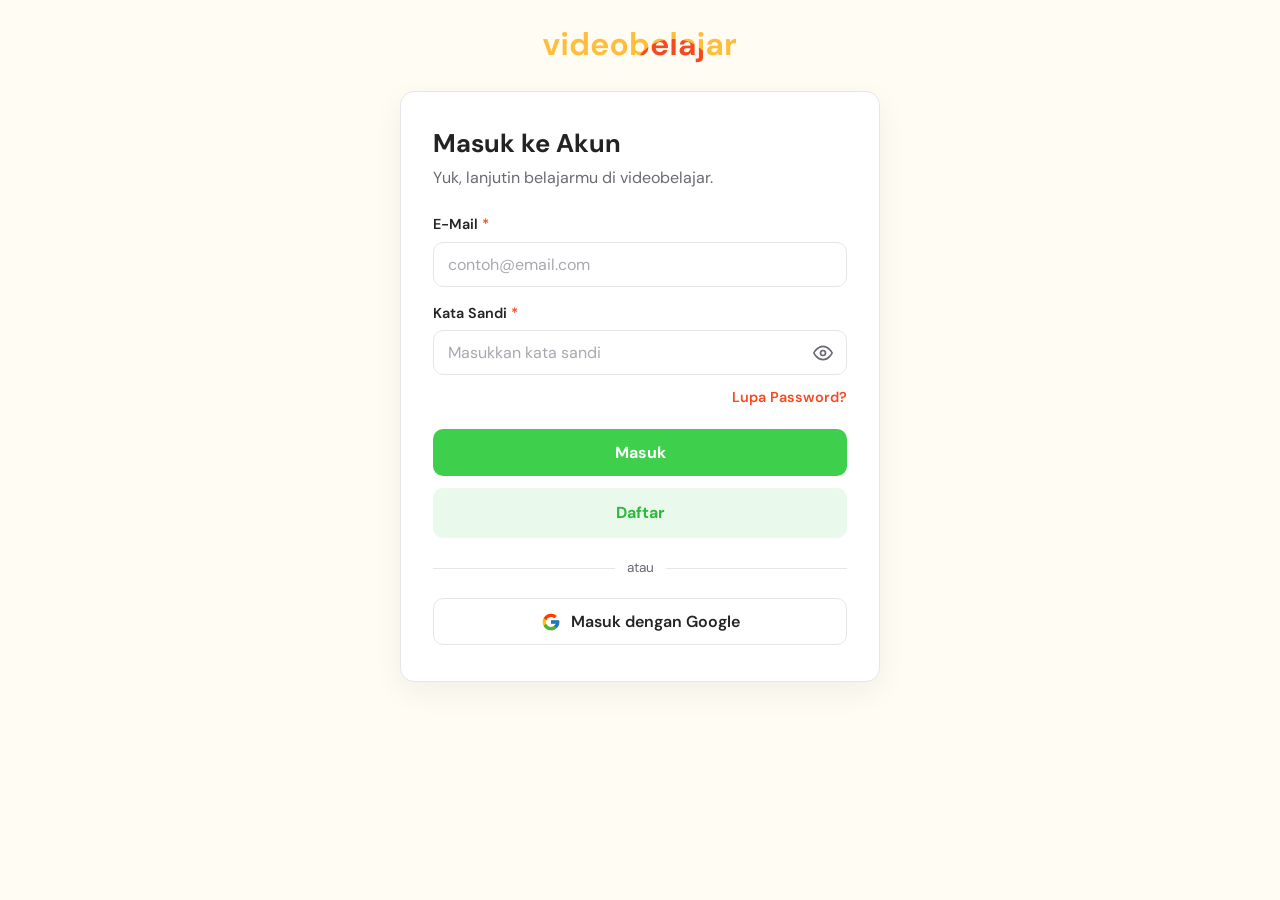
<file: index.html>
<!DOCTYPE html>
<html lang="id">
<head>
  <meta charset="UTF-8">
  <meta http-equiv="refresh" content="0; url=login.html">
  <title>videobelajar</title>
</head>
<body><a href="login.html">Menuju halaman masuk</a></body>
</html>
</file>
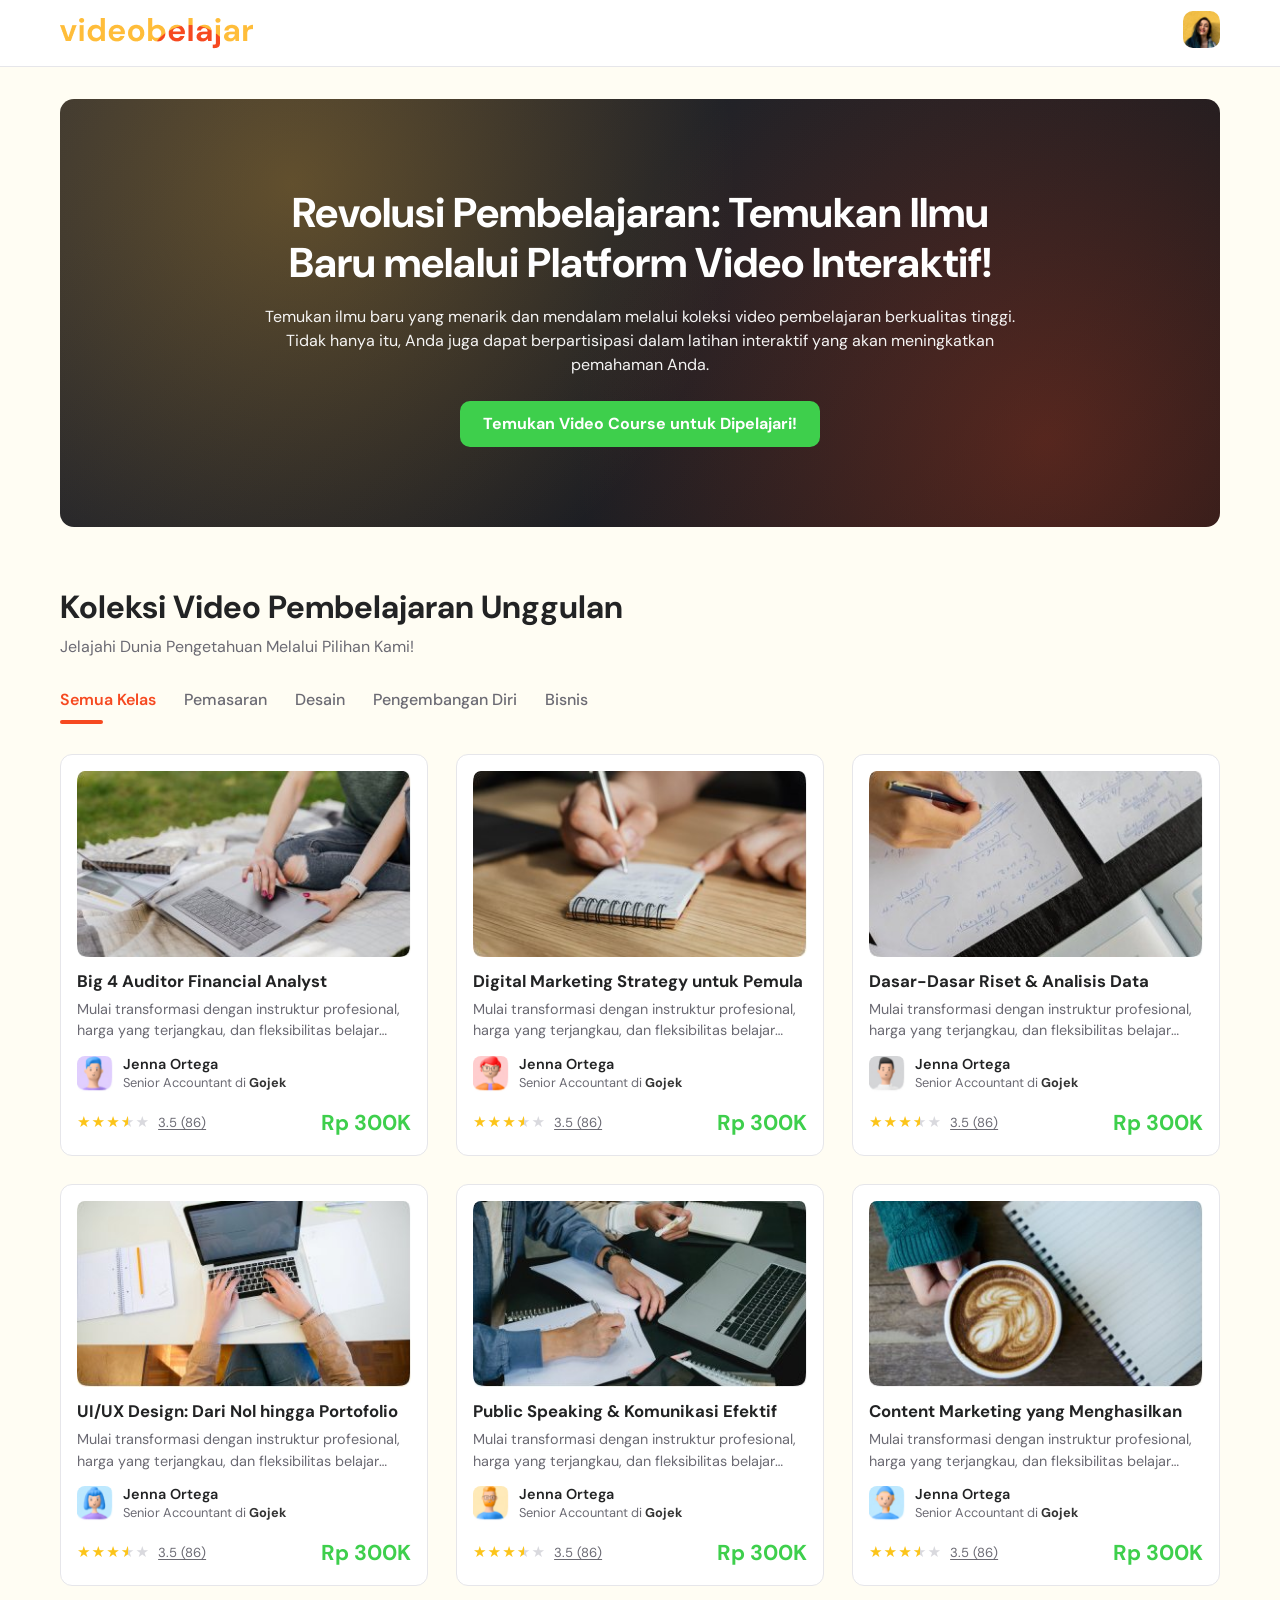
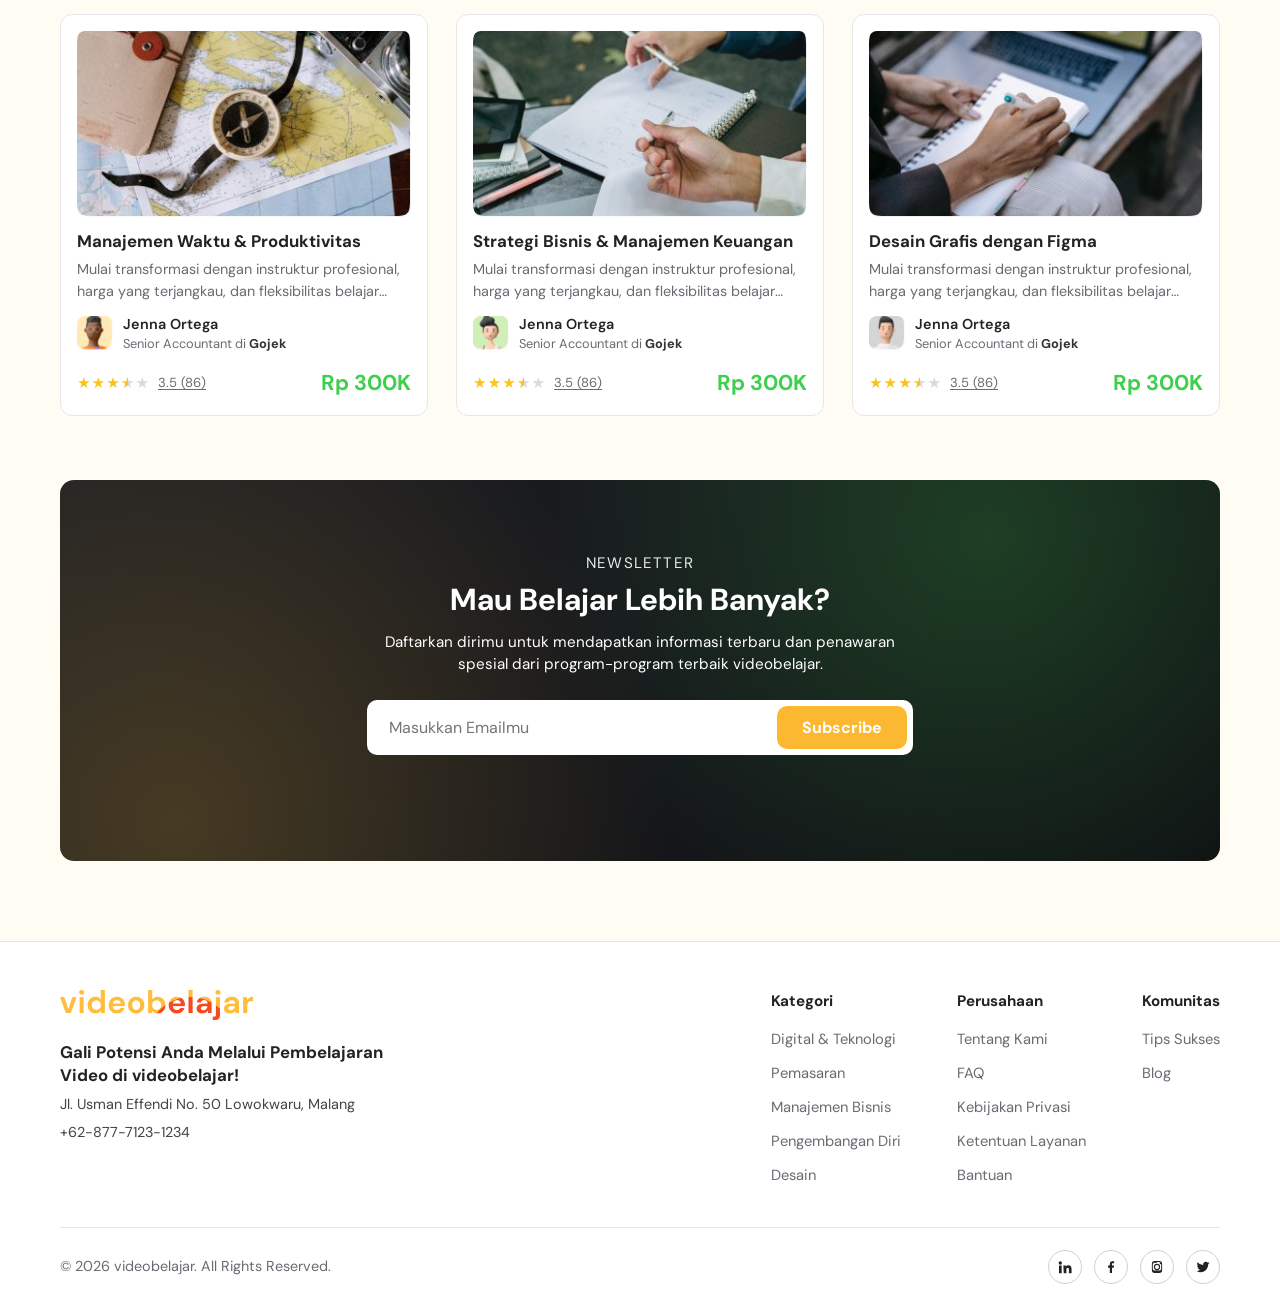
<file: beranda.html>
<!DOCTYPE html>
<html lang="id">
<head>
  <meta charset="UTF-8">
  <meta name="viewport" content="width=device-width, initial-scale=1">
  <title>Beranda — videobelajar</title>
  <meta name="description" content="Temukan ilmu baru melalui koleksi video pembelajaran interaktif di videobelajar.">
  <link rel="preconnect" href="https://fonts.googleapis.com">
  <link rel="preconnect" href="https://fonts.gstatic.com" crossorigin>
  <link href="https://fonts.googleapis.com/css2?family=DM+Sans:wght@400;500;600;700&display=swap" rel="stylesheet">
  <link rel="stylesheet" href="css/style.css">
</head>
<body>

  <!-- ===== Header ===== -->
  <header class="site-header">
    <div class="container bar">
      <a class="logo" href="beranda.html" aria-label="videobelajar"><img src="logo.png" alt="videobelajar" width="194" height="31"></a>
      <div class="header-right">
        <div class="profile-menu">
          <button class="avatar-btn" id="avatarBtn" aria-label="Menu profil" aria-haspopup="true" aria-expanded="false">
            <img src="img/me.png" alt="Foto profil" width="37" height="37">
          </button>
          <div class="profile-dropdown" id="profileDropdown">
            <a href="#">Profil Saya</a>
            <a href="#">Kelas Saya</a>
            <a href="login.html">Keluar</a>
          </div>
        </div>
      </div>
    </div>
  </header>

  <main class="container">

    <!-- ===== Section 1: Hero ===== -->
    <section class="hero-wrap" aria-labelledby="hero-title">
      <div class="hero">
        <h1 id="hero-title">Revolusi Pembelajaran: Temukan Ilmu Baru melalui Platform Video Interaktif!</h1>
        <p>Temukan ilmu baru yang menarik dan mendalam melalui koleksi video pembelajaran berkualitas tinggi. Tidak hanya itu, Anda juga dapat berpartisipasi dalam latihan interaktif yang akan meningkatkan pemahaman Anda.</p>
        <a href="#koleksi" class="btn btn-green">Temukan Video Course untuk Dipelajari!</a>
      </div>
    </section>

    <!-- ===== Section 2: Koleksi video ===== -->
    <section id="koleksi" aria-labelledby="koleksi-title">
      <h2 class="section-title" id="koleksi-title">Koleksi Video Pembelajaran Unggulan</h2>
      <p class="section-sub">Jelajahi Dunia Pengetahuan Melalui Pilihan Kami!</p>

      <div class="tabs" role="tablist" aria-label="Kategori kelas">
        <button class="tab active" role="tab" aria-selected="true" data-cat="semua">Semua Kelas</button>
        <button class="tab" role="tab" aria-selected="false" data-cat="pemasaran">Pemasaran</button>
        <button class="tab" role="tab" aria-selected="false" data-cat="desain">Desain</button>
        <button class="tab" role="tab" aria-selected="false" data-cat="pengembangan-diri">Pengembangan Diri</button>
        <button class="tab" role="tab" aria-selected="false" data-cat="bisnis">Bisnis</button>
      </div>

      <div class="course-grid" id="courseGrid" aria-live="polite"></div>
    </section>

    <!-- ===== Section 3: Newsletter (CTA) ===== -->
    <section class="newsletter" aria-labelledby="nl-title">
      <div class="eyebrow">NEWSLETTER</div>
      <h2 id="nl-title">Mau Belajar Lebih Banyak?</h2>
      <p>Daftarkan dirimu untuk mendapatkan informasi terbaru dan penawaran spesial dari program-program terbaik videobelajar.</p>
      <form class="subscribe" id="subscribeForm" novalidate>
        <label for="nlEmail" class="sr-only">Alamat e-mail</label>
        <input type="email" id="nlEmail" placeholder="Masukkan Emailmu" autocomplete="email" required>
        <button type="submit" class="btn btn-yellow">Subscribe</button>
      </form>
      <div class="msg" id="nlMsg" role="status"></div>
    </section>
  </main>

  <!-- ===== Footer ===== -->
  <footer class="site-footer">
    <div class="container">
      <div class="footer-top">
        <div class="footer-brand">
          <img src="logo.png" alt="videobelajar" width="194" height="31">
          <h4>Gali Potensi Anda Melalui Pembelajaran Video di videobelajar!</h4>
          <p>Jl. Usman Effendi No. 50 Lowokwaru, Malang</p>
          <p>+62-877-7123-1234</p>
        </div>
        <nav class="footer-cols" aria-label="Footer">
          <div class="footer-col">
            <h5>Kategori</h5>
            <ul>
              <li><a href="#koleksi" data-go="semua">Digital &amp; Teknologi</a></li>
              <li><a href="#koleksi" data-go="pemasaran">Pemasaran</a></li>
              <li><a href="#koleksi" data-go="bisnis">Manajemen Bisnis</a></li>
              <li><a href="#koleksi" data-go="pengembangan-diri">Pengembangan Diri</a></li>
              <li><a href="#koleksi" data-go="desain">Desain</a></li>
            </ul>
          </div>
          <div class="footer-col">
            <h5>Perusahaan</h5>
            <ul>
              <li><a href="#">Tentang Kami</a></li>
              <li><a href="#">FAQ</a></li>
              <li><a href="#">Kebijakan Privasi</a></li>
              <li><a href="#">Ketentuan Layanan</a></li>
              <li><a href="#">Bantuan</a></li>
            </ul>
          </div>
          <div class="footer-col">
            <h5>Komunitas</h5>
            <ul>
              <li><a href="#">Tips Sukses</a></li>
              <li><a href="#">Blog</a></li>
            </ul>
          </div>
        </nav>
      </div>

      <div class="footer-bottom">
        <span>&copy; 2026 videobelajar. All Rights Reserved.</span>
        <div class="socials">
          <a href="#" aria-label="LinkedIn"><svg viewBox="0 0 24 24"><path d="M4.98 3.5a2.5 2.5 0 1 1 0 5 2.5 2.5 0 0 1 0-5zM3 9.75h4v11.5H3zM9.5 9.75h3.8v1.6h.05c.53-1 1.82-2.05 3.75-2.05 4 0 4.75 2.63 4.75 6.05v5.9h-4v-5.2c0-1.24-.02-2.84-1.73-2.84-1.73 0-2 1.35-2 2.75v5.29h-4z"/></svg></a>
          <a href="#" aria-label="Facebook"><svg viewBox="0 0 24 24"><path d="M13.5 21v-8h2.7l.4-3.2h-3.1V7.8c0-.9.25-1.5 1.55-1.5h1.65V3.4c-.3 0-1.25-.1-2.4-.1-2.4 0-4.05 1.45-4.05 4.15v2.35H7.5V13h2.75v8z"/></svg></a>
          <a href="#" aria-label="Instagram"><svg viewBox="0 0 24 24"><path d="M12 7.3A4.7 4.7 0 1 0 12 16.7 4.7 4.7 0 0 0 12 7.3zm0 7.75a3.05 3.05 0 1 1 0-6.1 3.05 3.05 0 0 1 0 6.1zM17.2 5.6a1.1 1.1 0 1 0 0 2.2 1.1 1.1 0 0 0 0-2.2zM12 3c-2.45 0-2.75.01-3.7.05-2.6.12-3.82 1.35-3.95 3.95C4.3 8 4.3 8.3 4.3 12s.01 4 .05 5c.12 2.6 1.35 3.83 3.95 3.95.95.04 1.25.05 3.7.05s2.75-.01 3.7-.05c2.6-.12 3.83-1.35 3.95-3.95.04-1 .05-1.3.05-5s-.01-4-.05-5c-.12-2.6-1.35-3.83-3.95-3.95C14.75 3.01 14.45 3 12 3zm0 1.65c2.4 0 2.7.01 3.65.05 1.9.09 2.5.7 2.6 2.6.04.95.05 1.25.05 3.65s-.01 2.7-.05 3.65c-.1 1.9-.7 2.5-2.6 2.6-.95.04-1.25.05-3.65.05s-2.7-.01-3.65-.05c-1.9-.1-2.5-.7-2.6-2.6C5.7 14.7 5.7 14.4 5.7 12s.01-2.7.05-3.65c.1-1.9.7-2.5 2.6-2.6.95-.04 1.25-.05 3.65-.05z"/></svg></a>
          <a href="#" aria-label="Twitter"><svg viewBox="0 0 24 24"><path d="M22 5.9c-.7.3-1.5.5-2.2.6.8-.5 1.4-1.200 1.700-2.100-.8.5-1.600.8-2.500 1a3.900 3.900 0 0 0-6.700 3.500A11 11 0 0 1 3.700 4.900a3.900 3.900 0 0 0 1.200 5.200c-.6 0-1.200-.2-1.800-.5 0 1.900 1.300 3.500 3.100 3.900-.6.200-1.200.2-1.800.1.500 1.600 2 2.700 3.700 2.700A7.900 7.900 0 0 1 2.600 17.900 11.100 11.100 0 0 0 8.600 19.700c7.200 0 11.100-6 11.100-11.100v-.5c.8-.5 1.400-1.200 2-2z"/></svg></a>
        </div>
      </div>
    </div>
  </footer>

  <script src="js/beranda.js"></script>
</body>
</html>
</file>
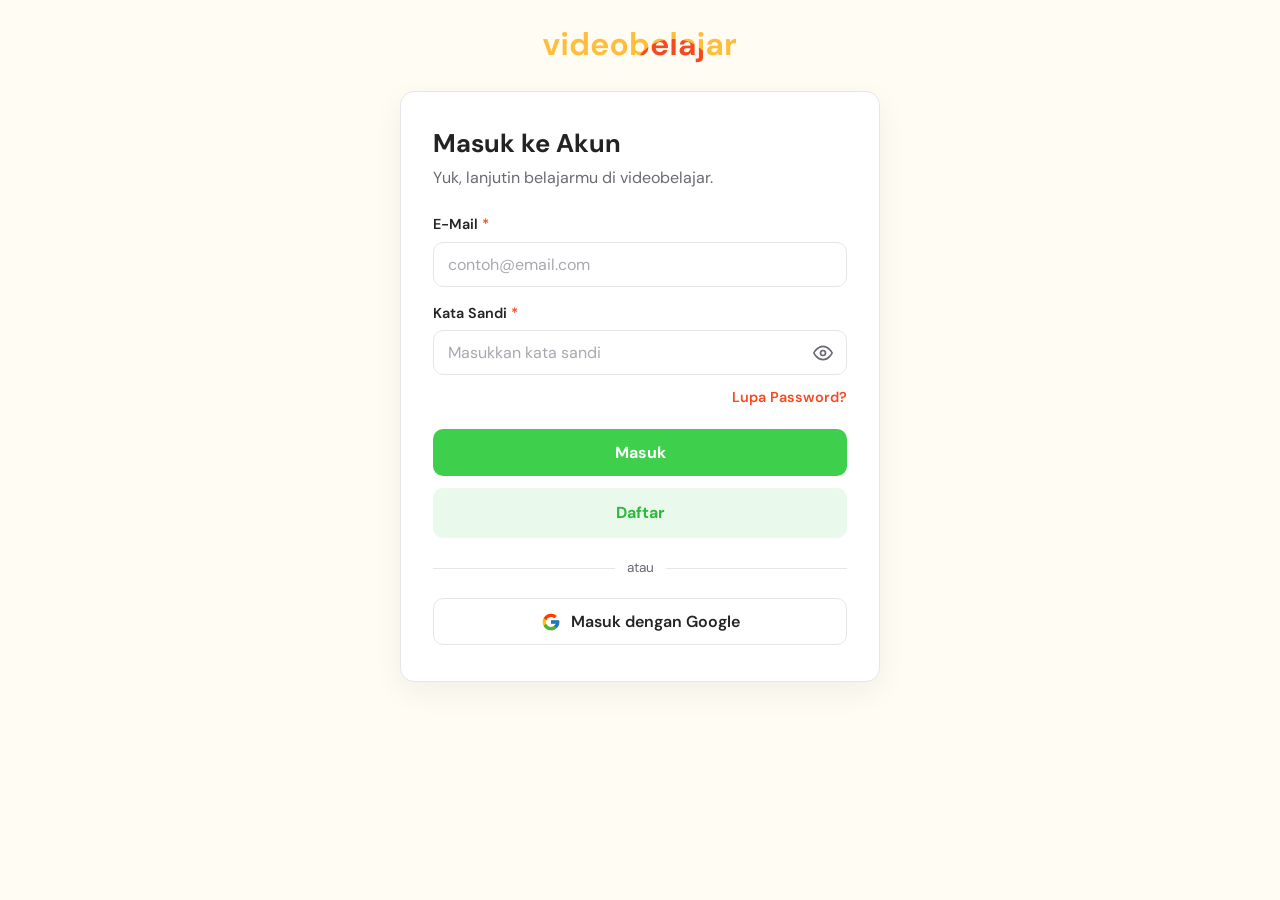
<file: login.html>
<!DOCTYPE html>
<html lang="id">
<head>
  <meta charset="UTF-8">
  <meta name="viewport" content="width=device-width, initial-scale=1">
  <title>Masuk — videobelajar</title>
  <meta name="description" content="Masuk ke akun videobelajar untuk melanjutkan belajar.">
  <link rel="preconnect" href="https://fonts.googleapis.com">
  <link rel="preconnect" href="https://fonts.gstatic.com" crossorigin>
  <link href="https://fonts.googleapis.com/css2?family=DM+Sans:wght@400;500;600;700&display=swap" rel="stylesheet">
  <link rel="stylesheet" href="css/style.css">
</head>
<body class="auth-body">
  <a class="auth-logo" href="login.html" aria-label="videobelajar"><img src="logo.png" alt="videobelajar" width="194" height="31"></a>

  <main class="auth-card">
    <h1>Masuk ke Akun</h1>
    <p class="subtitle">Yuk, lanjutin belajarmu di videobelajar.</p>

    <form id="loginForm" novalidate>
      <div class="field">
        <label for="email">E-Mail <span class="req">*</span></label>
        <input class="input" type="email" id="email" name="email" placeholder="contoh@email.com" autocomplete="email" required>
        <div class="error-msg">Masukkan alamat e-mail yang valid.</div>
      </div>

      <div class="field">
        <label for="password">Kata Sandi <span class="req">*</span></label>
        <div class="pw-wrap">
          <input class="input" type="password" id="password" name="password" placeholder="Masukkan kata sandi" autocomplete="current-password" required>
          <button type="button" class="pw-toggle" aria-label="Tampilkan kata sandi" data-toggle="password">
            <svg width="20" height="20" viewBox="0 0 24 24" fill="none" stroke="currentColor" stroke-width="2" stroke-linecap="round" stroke-linejoin="round"><path d="M1 12s4-8 11-8 11 8 11 8-4 8-11 8-11-8-11-8z"/><circle cx="12" cy="12" r="3"/></svg>
          </button>
        </div>
        <div class="error-msg">Kata sandi wajib diisi (minimal 6 karakter).</div>
      </div>

      <div class="form-row-end"><a class="link" href="#" id="forgot">Lupa Password?</a></div>

      <div class="btn-stack">
        <button type="submit" class="btn btn-green">Masuk</button>
        <a href="register.html" class="btn btn-soft">Daftar</a>
      </div>

      <div class="divider">atau</div>

      <button type="button" class="btn btn-outline" id="googleBtn">
        <svg width="20" height="20" viewBox="0 0 48 48" aria-hidden="true"><path fill="#FFC107" d="M43.6 20.1H42V20H24v8h11.3C33.7 32.7 29.3 36 24 36c-6.6 0-12-5.4-12-12s5.4-12 12-12c3.1 0 5.8 1.2 8 3l5.7-5.7C34 6.1 29.3 4 24 4 13 4 4 13 4 24s9 20 20 20 20-9 20-20c0-1.3-.1-2.6-.4-3.9z"/><path fill="#FF3D00" d="M6.3 14.7l6.6 4.8C14.7 15.1 19 12 24 12c3.1 0 5.8 1.2 8 3l5.7-5.7C34 6.1 29.3 4 24 4 16.3 4 9.7 8.3 6.3 14.7z"/><path fill="#4CAF50" d="M24 44c5.2 0 9.9-2 13.4-5.2l-6.2-5.2C29.2 35.1 26.7 36 24 36c-5.3 0-9.7-3.3-11.3-8l-6.5 5C9.5 39.6 16.2 44 24 44z"/><path fill="#1976D2" d="M43.6 20.1H42V20H24v8h11.3c-.8 2.2-2.2 4.2-4.1 5.6l6.2 5.2C37 39.2 44 34 44 24c0-1.3-.1-2.6-.4-3.9z"/></svg>
        Masuk dengan Google
      </button>
      <div class="form-status" id="status" role="status"></div>
    </form>
  </main>

  <script src="js/auth.js"></script>
</body>
</html>
</file>
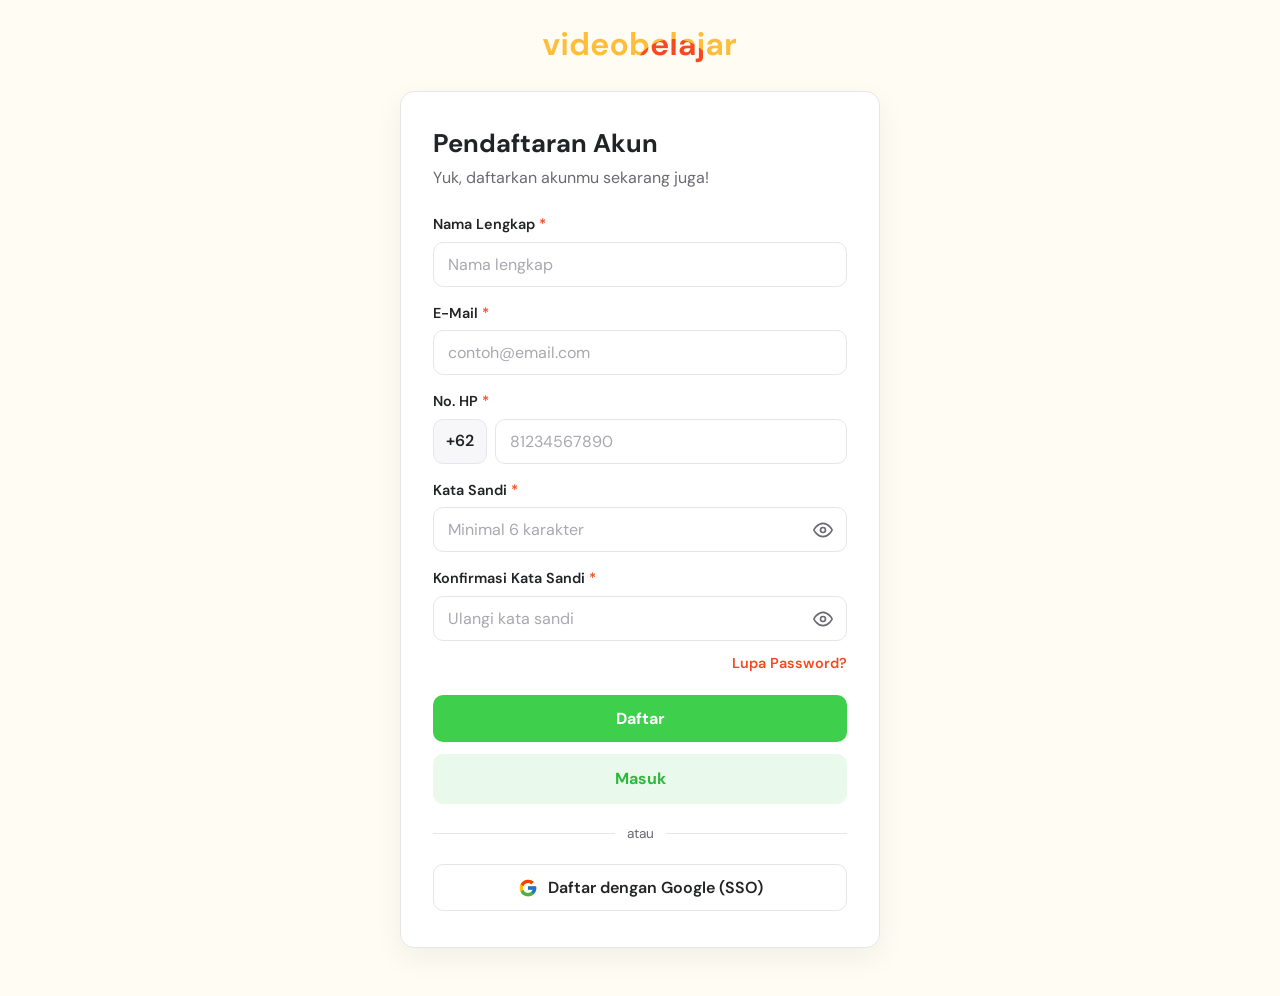
<file: register.html>
<!DOCTYPE html>
<html lang="id">
<head>
  <meta charset="UTF-8">
  <meta name="viewport" content="width=device-width, initial-scale=1">
  <title>Daftar — videobelajar</title>
  <meta name="description" content="Buat akun videobelajar dan mulai belajar dari video pilihan.">
  <link rel="preconnect" href="https://fonts.googleapis.com">
  <link rel="preconnect" href="https://fonts.gstatic.com" crossorigin>
  <link href="https://fonts.googleapis.com/css2?family=DM+Sans:wght@400;500;600;700&display=swap" rel="stylesheet">
  <link rel="stylesheet" href="css/style.css">
</head>
<body class="auth-body">
  <a class="auth-logo" href="login.html" aria-label="videobelajar"><img src="logo.png" alt="videobelajar" width="194" height="31"></a>

  <main class="auth-card">
    <h1>Pendaftaran Akun</h1>
    <p class="subtitle">Yuk, daftarkan akunmu sekarang juga!</p>

    <form id="registerForm" novalidate>
      <div class="field">
        <label for="name">Nama Lengkap <span class="req">*</span></label>
        <input class="input" type="text" id="name" name="name" placeholder="Nama lengkap" autocomplete="name" required>
        <div class="error-msg">Nama lengkap wajib diisi.</div>
      </div>

      <div class="field">
        <label for="email">E-Mail <span class="req">*</span></label>
        <input class="input" type="email" id="email" name="email" placeholder="contoh@email.com" autocomplete="email" required>
        <div class="error-msg">Masukkan alamat e-mail yang valid.</div>
      </div>

      <div class="field">
        <label for="phone">No. HP <span class="req">*</span></label>
        <div class="phone-wrap">
          <span class="prefix">+62</span>
          <input class="input" type="tel" id="phone" name="phone" placeholder="81234567890" inputmode="numeric" autocomplete="tel-national" required>
        </div>
        <div class="error-msg">Nomor HP tidak valid (9–13 digit, tanpa angka 0 di depan).</div>
      </div>

      <div class="field">
        <label for="password">Kata Sandi <span class="req">*</span></label>
        <div class="pw-wrap">
          <input class="input" type="password" id="password" name="password" placeholder="Minimal 6 karakter" autocomplete="new-password" required>
          <button type="button" class="pw-toggle" aria-label="Tampilkan kata sandi" data-toggle="password">
            <svg width="20" height="20" viewBox="0 0 24 24" fill="none" stroke="currentColor" stroke-width="2" stroke-linecap="round" stroke-linejoin="round"><path d="M1 12s4-8 11-8 11 8 11 8-4 8-11 8-11-8-11-8z"/><circle cx="12" cy="12" r="3"/></svg>
          </button>
        </div>
        <div class="error-msg">Kata sandi minimal 6 karakter.</div>
      </div>

      <div class="field">
        <label for="confirm">Konfirmasi Kata Sandi <span class="req">*</span></label>
        <div class="pw-wrap">
          <input class="input" type="password" id="confirm" name="confirm" placeholder="Ulangi kata sandi" autocomplete="new-password" required>
          <button type="button" class="pw-toggle" aria-label="Tampilkan konfirmasi kata sandi" data-toggle="confirm">
            <svg width="20" height="20" viewBox="0 0 24 24" fill="none" stroke="currentColor" stroke-width="2" stroke-linecap="round" stroke-linejoin="round"><path d="M1 12s4-8 11-8 11 8 11 8-4 8-11 8-11-8-11-8z"/><circle cx="12" cy="12" r="3"/></svg>
          </button>
        </div>
        <div class="error-msg">Konfirmasi kata sandi tidak sama.</div>
      </div>

      <div class="form-row-end"><a class="link" href="#" id="forgot">Lupa Password?</a></div>

      <div class="btn-stack">
        <button type="submit" class="btn btn-green">Daftar</button>
        <a href="login.html" class="btn btn-soft">Masuk</a>
      </div>

      <div class="divider">atau</div>

      <button type="button" class="btn btn-outline" id="googleBtn">
        <svg width="20" height="20" viewBox="0 0 48 48" aria-hidden="true"><path fill="#FFC107" d="M43.6 20.1H42V20H24v8h11.3C33.7 32.7 29.3 36 24 36c-6.6 0-12-5.4-12-12s5.4-12 12-12c3.1 0 5.8 1.2 8 3l5.7-5.7C34 6.1 29.3 4 24 4 13 4 4 13 4 24s9 20 20 20 20-9 20-20c0-1.3-.1-2.6-.4-3.9z"/><path fill="#FF3D00" d="M6.3 14.7l6.6 4.8C14.7 15.1 19 12 24 12c3.1 0 5.8 1.2 8 3l5.7-5.7C34 6.1 29.3 4 24 4 16.3 4 9.7 8.3 6.3 14.7z"/><path fill="#4CAF50" d="M24 44c5.2 0 9.9-2 13.4-5.2l-6.2-5.2C29.2 35.1 26.7 36 24 36c-5.3 0-9.7-3.3-11.3-8l-6.5 5C9.5 39.6 16.2 44 24 44z"/><path fill="#1976D2" d="M43.6 20.1H42V20H24v8h11.3c-.8 2.2-2.2 4.2-4.1 5.6l6.2 5.2C37 39.2 44 34 44 24c0-1.3-.1-2.6-.4-3.9z"/></svg>
        Daftar dengan Google (SSO)
      </button>
      <div class="form-status" id="status" role="status"></div>
    </form>
  </main>

  <script src="js/auth.js"></script>
</body>
</html>
</file>
<file: css/style.css>
/* ===== videobelajar — shared styles ===== */
:root {
  --bg: #fffdf3;
  --white: #ffffff;
  --text: #222324;
  --muted: #6b6a73;
  --border: #e6e6ea;
  --orange: #f64920;
  --yellow: #fcb830;
  --green: #3ecf4c;
  --green-dark: #2fb73d;
  --dark: #1c1d22;
  --radius: 10px;
  --container: 1200px;
  --font: "DM Sans", system-ui, -apple-system, "Segoe UI", Roboto, sans-serif;
}

*, *::before, *::after { box-sizing: border-box; }
html { scroll-behavior: smooth; }
body {
  margin: 0;
  font-family: var(--font);
  color: var(--text);
  background: var(--bg);
  line-height: 1.5;
  -webkit-font-smoothing: antialiased;
}
img { max-width: 100%; display: block; }
a { color: inherit; text-decoration: none; }
button, input { font-family: inherit; font-size: inherit; }
.container { width: 100%; max-width: var(--container); margin: 0 auto; padding: 0 20px; }
.sr-only { position: absolute; width: 1px; height: 1px; overflow: hidden; clip: rect(0 0 0 0); white-space: nowrap; }

:focus-visible { outline: 3px solid rgba(246, 73, 32, .45); outline-offset: 2px; }

/* ===== Buttons ===== */
.btn {
  display: inline-flex; align-items: center; justify-content: center; gap: 10px;
  width: 100%; padding: 12px 20px; border-radius: var(--radius);
  border: 1px solid transparent; font-weight: 700; cursor: pointer;
  transition: background .2s, transform .1s, box-shadow .2s;
}
.btn:active { transform: translateY(1px); }
.btn-green { background: var(--green); color: #fff; }
.btn-green:hover { background: var(--green-dark); }
.btn-soft { background: #e9f9eb; color: var(--green-dark); }
.btn-soft:hover { background: #d9f3dc; }
.btn-outline { background: #fff; color: var(--text); border-color: var(--border); font-weight: 600; }
.btn-outline:hover { background: #f7f7f9; }
.btn-yellow { background: var(--yellow); color: #fff; width: auto; padding: 10px 24px; }
.btn-yellow:hover { background: #eaa51c; }

/* ===== Auth pages (login / register) ===== */
.auth-body {
  min-height: 100vh; display: flex; flex-direction: column; align-items: center;
  padding: 32px 16px 48px;
}
.auth-logo { display: block; margin-bottom: 28px; }
.auth-logo img { height: 31px; width: auto; }
.auth-card {
  width: 100%; max-width: 480px; background: var(--white);
  border: 1px solid var(--border); border-radius: 14px;
  padding: 36px 32px; box-shadow: 0 10px 30px rgba(34, 35, 36, .06);
}
.auth-card h1 { margin: 0 0 6px; font-size: 1.6rem; line-height: 1.25; }
.auth-card .subtitle { margin: 0 0 24px; color: var(--muted); }

.field { margin-bottom: 16px; }
.field label { display: block; font-size: .9rem; font-weight: 600; margin-bottom: 6px; }
.field label .req { color: var(--orange); }
.input {
  width: 100%; padding: 11px 14px; border: 1px solid var(--border);
  border-radius: var(--radius); background: #fff; color: var(--text);
  transition: border-color .2s, box-shadow .2s;
}
.input::placeholder { color: #a9a8b0; }
.input:focus { outline: none; border-color: var(--orange); box-shadow: 0 0 0 3px rgba(246, 73, 32, .15); }
.input.invalid { border-color: #e03131; }
.error-msg { display: none; margin-top: 5px; font-size: .82rem; color: #e03131; }
.field.has-error .error-msg { display: block; }
.field.has-error .input { border-color: #e03131; }

.phone-wrap { display: flex; gap: 8px; }
.phone-wrap .prefix {
  display: inline-flex; align-items: center; padding: 0 12px; border: 1px solid var(--border);
  border-radius: var(--radius); background: #f7f7f9; font-weight: 600; white-space: nowrap;
}

.pw-wrap { position: relative; }
.pw-wrap .input { padding-right: 46px; }
.pw-toggle {
  position: absolute; right: 6px; top: 50%; transform: translateY(-50%);
  background: none; border: 0; padding: 8px; cursor: pointer; color: var(--muted); line-height: 0;
}
.pw-toggle:hover { color: var(--text); }

.form-row-end { display: flex; justify-content: flex-end; margin: -4px 0 20px; }
.link { color: var(--orange); font-weight: 600; font-size: .9rem; }
.link:hover { text-decoration: underline; }

.btn-stack { display: grid; gap: 12px; }
.divider { display: flex; align-items: center; gap: 12px; margin: 20px 0; color: var(--muted); font-size: .85rem; }
.divider::before, .divider::after { content: ""; flex: 1; height: 1px; background: var(--border); }
.form-status { margin-top: 14px; padding: 10px 14px; border-radius: 8px; font-size: .9rem; display: none; }
.form-status.ok { display: block; background: #e9f9eb; color: #1e7a29; }

/* ===== Header (beranda) ===== */
.site-header { background: #fff; border-bottom: 1px solid var(--border); position: sticky; top: 0; z-index: 20; }
.site-header .bar { display: flex; align-items: center; justify-content: space-between; height: 66px; }
.site-header .logo img { height: 31px; width: auto; }
.header-right { display: flex; align-items: center; gap: 26px; }
.avatar-btn { border: 0; background: none; padding: 0; cursor: pointer; border-radius: 10px; line-height: 0; }
.avatar-btn img { width: 37px; height: 37px; border-radius: 10px; object-fit: cover; }
.profile-menu { position: relative; }
.profile-dropdown {
  position: absolute; right: 0; top: calc(100% + 8px); min-width: 170px; background: #fff;
  border: 1px solid var(--border); border-radius: 10px; box-shadow: 0 10px 24px rgba(0,0,0,.1);
  padding: 6px; display: none;
}
.profile-dropdown.open { display: block; }
.profile-dropdown a { display: block; padding: 9px 12px; border-radius: 6px; font-size: .92rem; }
.profile-dropdown a:hover { background: #f5f5f7; }

/* ===== Hero ===== */
.hero-wrap { padding-top: 32px; }
.hero {
  position: relative; border-radius: 14px; overflow: hidden; color: #fff; text-align: center;
  padding: 90px 24px 80px;
  background:
    radial-gradient(circle at 20% 20%, rgba(252,184,48,.28), transparent 45%),
    radial-gradient(circle at 85% 80%, rgba(246,73,32,.28), transparent 45%),
    linear-gradient(135deg, #2a2b31, #15161a);
}
.hero h1 { margin: 0 auto 16px; max-width: 760px; font-size: clamp(1.7rem, 4.6vw, 2.6rem); line-height: 1.2; }
.hero p { margin: 0 auto 24px; max-width: 780px; font-size: clamp(.9rem, 2vw, 1rem); opacity: .95; }
.hero .btn { width: auto; padding: 10px 22px; }

/* ===== Courses ===== */
.section-title { margin: 56px 0 4px; font-size: clamp(1.4rem, 3.4vw, 2rem); }
.section-sub { margin: 0 0 24px; color: var(--muted); }

.tabs { display: flex; gap: 28px; overflow-x: auto; padding-bottom: 2px; margin-bottom: 28px; scrollbar-width: none; }
.tabs::-webkit-scrollbar { display: none; }
.tab {
  position: relative; background: none; border: 0; padding: 6px 0 14px; cursor: pointer;
  color: var(--muted); font-weight: 500; white-space: nowrap;
}
.tab:hover { color: var(--text); }
.tab.active { color: var(--orange); font-weight: 600; }
.tab.active::after {
  content: ""; position: absolute; left: 0; bottom: 0; width: 43px; height: 4px;
  background: var(--orange); border-radius: 4px;
}

.course-grid { display: grid; grid-template-columns: repeat(3, 1fr); gap: 28px 28px; }
.card {
  display: flex; flex-direction: column; background: #fff; border: 1px solid var(--border);
  border-radius: 12px; padding: 16px; transition: box-shadow .2s, transform .2s;
}
.card:hover { box-shadow: 0 12px 28px rgba(34,35,36,.1); transform: translateY(-3px); }
.card .thumb { border-radius: 8px; width: 100%; aspect-ratio: 287 / 160; object-fit: cover; margin-bottom: 14px; }
.card h3 { margin: 0 0 6px; font-size: 1.05rem; line-height: 1.3; }
.card .desc { margin: 0 0 14px; color: var(--muted); font-size: .9rem; display: -webkit-box; -webkit-line-clamp: 2; -webkit-box-orient: vertical; overflow: hidden; }
.mentor { display: flex; align-items: center; gap: 10px; margin-bottom: 14px; }
.mentor img { width: 36px; height: 36px; border-radius: 8px; }
.mentor .name { font-weight: 600; font-size: .9rem; line-height: 1.2; }
.mentor .role { font-size: .8rem; color: var(--muted); }
.mentor .role b { color: #333; }
.card-foot { margin-top: auto; display: flex; align-items: center; justify-content: space-between; }
.rating { display: flex; align-items: center; gap: 8px; font-size: .82rem; color: var(--muted); }
.stars { color: #fcc419; letter-spacing: 1px; font-size: .95rem; }
.stars .off { color: #d9d9de; }
.rating u { text-underline-offset: 2px; }
.price { color: var(--green); font-weight: 700; font-size: 1.35rem; }
.empty { grid-column: 1 / -1; text-align: center; color: var(--muted); padding: 40px 0; }

/* ===== Newsletter ===== */
.newsletter {
  margin-top: 64px; border-radius: 14px; color: #fff; text-align: center; padding: 72px 20px;
  background:
    radial-gradient(circle at 80% 15%, rgba(62,207,76,.22), transparent 45%),
    radial-gradient(circle at 10% 90%, rgba(252,184,48,.2), transparent 45%),
    linear-gradient(135deg, #1d1f24, #0f1013);
}
.newsletter .eyebrow { letter-spacing: .08em; font-size: .95rem; opacity: .9; }
.newsletter h2 { margin: 2px 0 8px; font-size: clamp(1.4rem, 3.4vw, 1.9rem); }
.newsletter p { margin: 0 auto 24px; max-width: 520px; font-size: .95rem; }
.subscribe {
  display: flex; align-items: center; gap: 8px; max-width: 546px; margin: 0 auto;
  background: #fff; border-radius: 10px; padding: 6px;
}
.subscribe input { flex: 1; min-width: 0; border: 0; padding: 10px 16px; background: transparent; color: var(--text); }
.subscribe input:focus { outline: none; }
.newsletter .msg { min-height: 22px; margin-top: 12px; font-size: .9rem; }
.newsletter .msg.err { color: #ffb4a8; }
.newsletter .msg.ok { color: #9be9a4; }

/* ===== Footer ===== */
.site-footer { margin-top: 80px; background: #fff; border-top: 1px solid var(--border); padding-top: 48px; }
.footer-top { display: flex; justify-content: space-between; gap: 40px; flex-wrap: wrap; }
.footer-brand { max-width: 360px; }
.footer-brand img { height: 31px; width: auto; margin-bottom: 20px; }
.footer-brand h4 { margin: 0 0 8px; font-size: 1.05rem; line-height: 1.35; }
.footer-brand p { margin: 0 0 6px; font-size: .9rem; color: #444; }
.footer-cols { display: flex; gap: 56px; flex-wrap: wrap; }
.footer-col h5 { margin: 0 0 14px; font-size: .95rem; }
.footer-col ul { list-style: none; margin: 0; padding: 0; display: grid; gap: 10px; }
.footer-col a { color: var(--muted); font-size: .92rem; }
.footer-col a:hover { color: var(--orange); }
.footer-bottom {
  display: flex; align-items: center; justify-content: space-between; gap: 16px; flex-wrap: wrap;
  margin-top: 40px; padding: 22px 0 32px; border-top: 1px solid var(--border);
  color: var(--muted); font-size: .9rem;
}
.socials { display: flex; gap: 12px; }
.socials a {
  display: grid; place-items: center; width: 34px; height: 34px; border-radius: 50%;
  border: 1px solid #cfcfd6; color: #222; transition: background .2s, color .2s, border-color .2s;
}
.socials a:hover { background: var(--orange); border-color: var(--orange); color: #fff; }
.socials svg { width: 16px; height: 16px; fill: currentColor; }

/* ===== Responsive ===== */
@media (max-width: 960px) {
  .course-grid { grid-template-columns: repeat(2, 1fr); }
}
@media (max-width: 640px) {
  .auth-card { padding: 28px 20px; }
  .hero { padding: 56px 18px 52px; }
  .course-grid { grid-template-columns: 1fr; gap: 18px; }
  .section-title { margin-top: 40px; }
  .tabs { gap: 20px; }
  .newsletter { padding: 48px 16px; }
  .subscribe { flex-direction: column; padding: 10px; }
  .subscribe input { width: 100%; text-align: center; }
  .subscribe .btn-yellow { width: 100%; }
  .footer-top { flex-direction: column; gap: 32px; }
  .footer-cols { gap: 32px 40px; }
  .footer-bottom { flex-direction: column; align-items: flex-start; }
  .header-right { gap: 16px; }
}

.stars .half { background: linear-gradient(90deg, #fcc419 50%, #d9d9de 50%); -webkit-background-clip: text; background-clip: text; color: transparent; }
</file>
